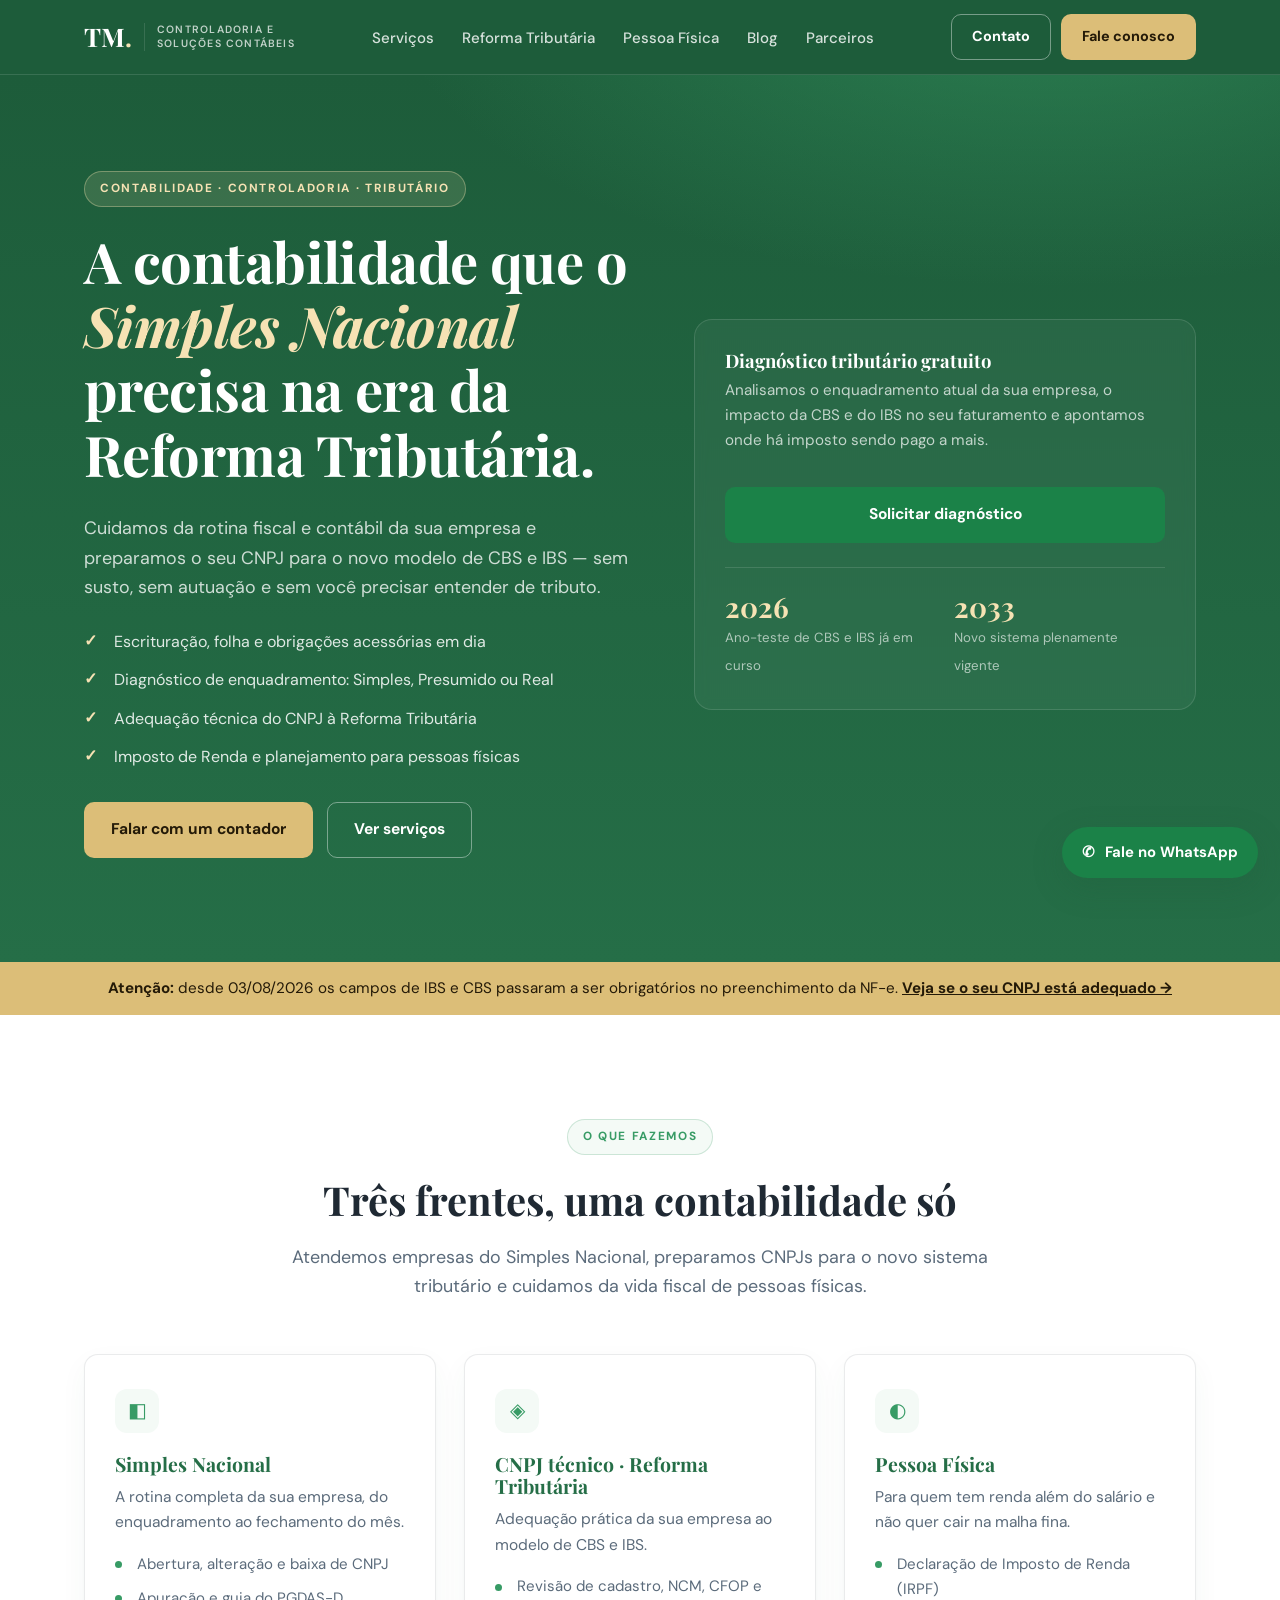
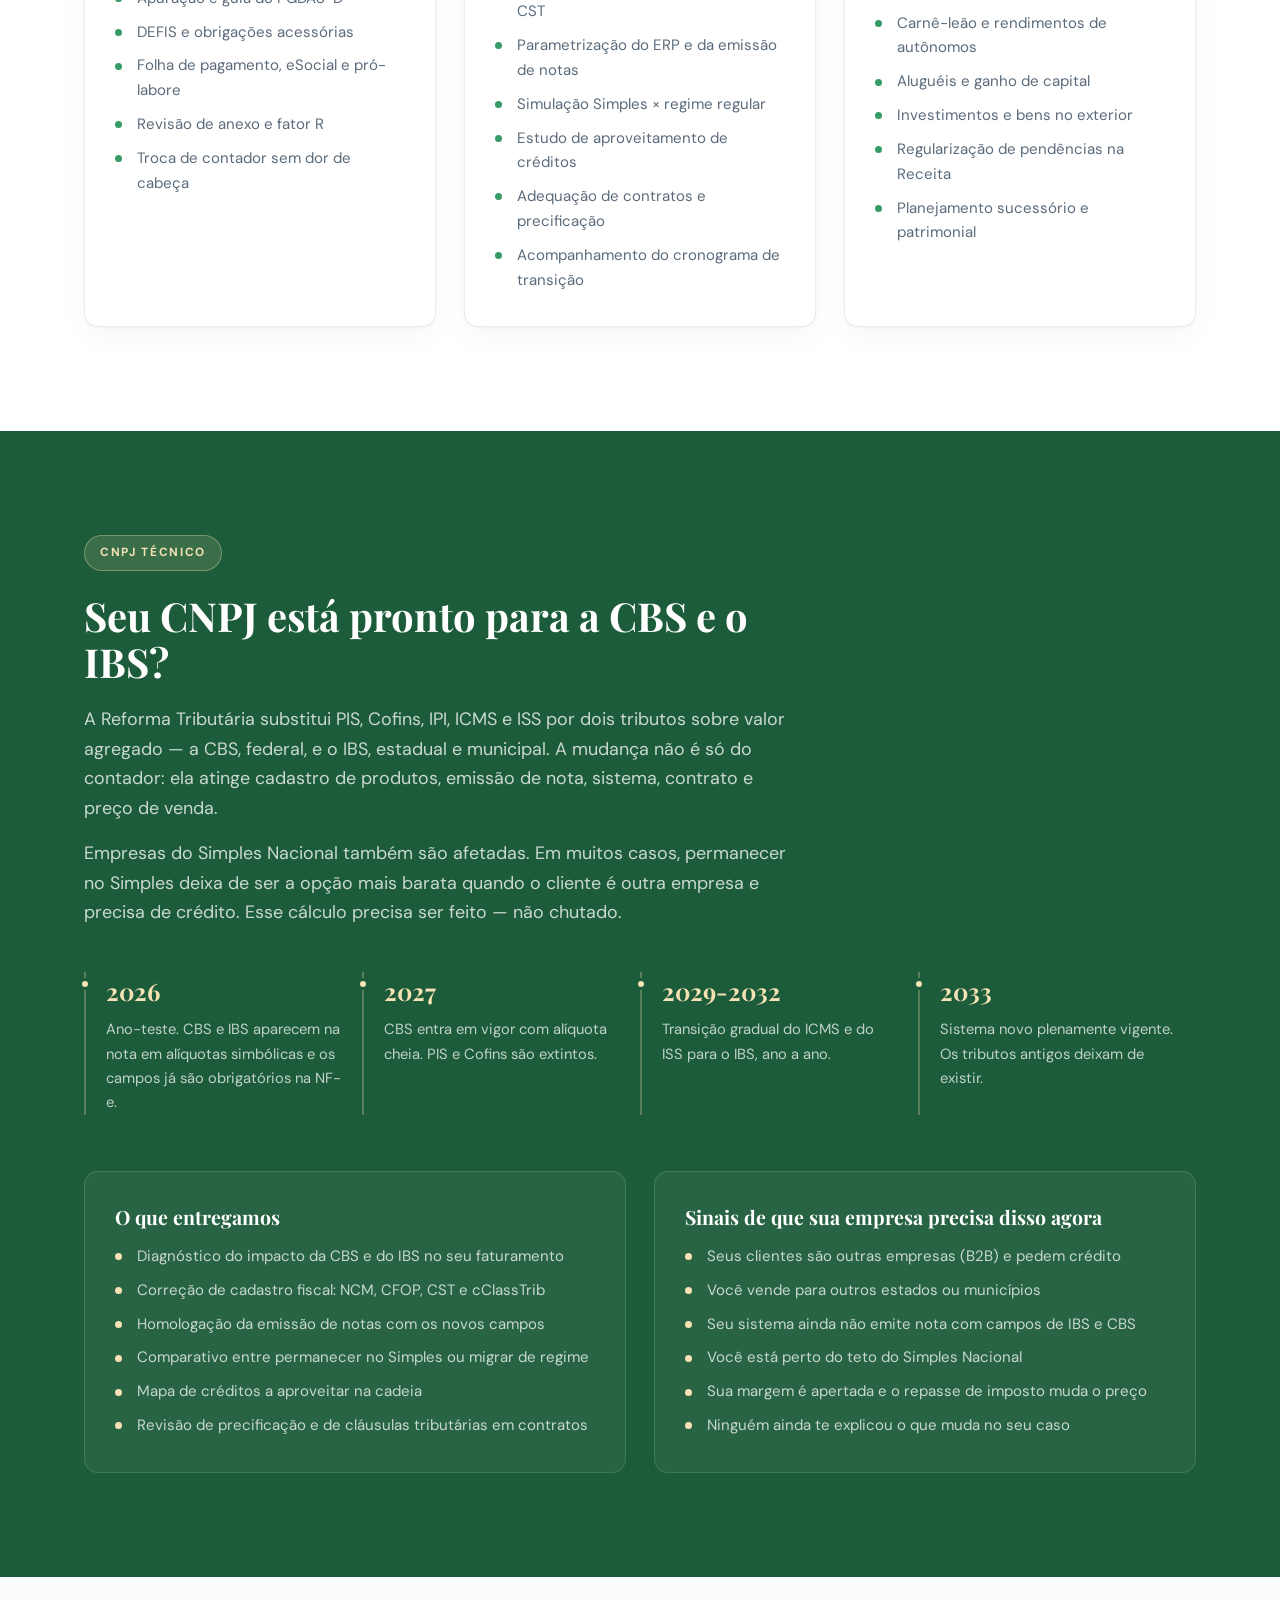
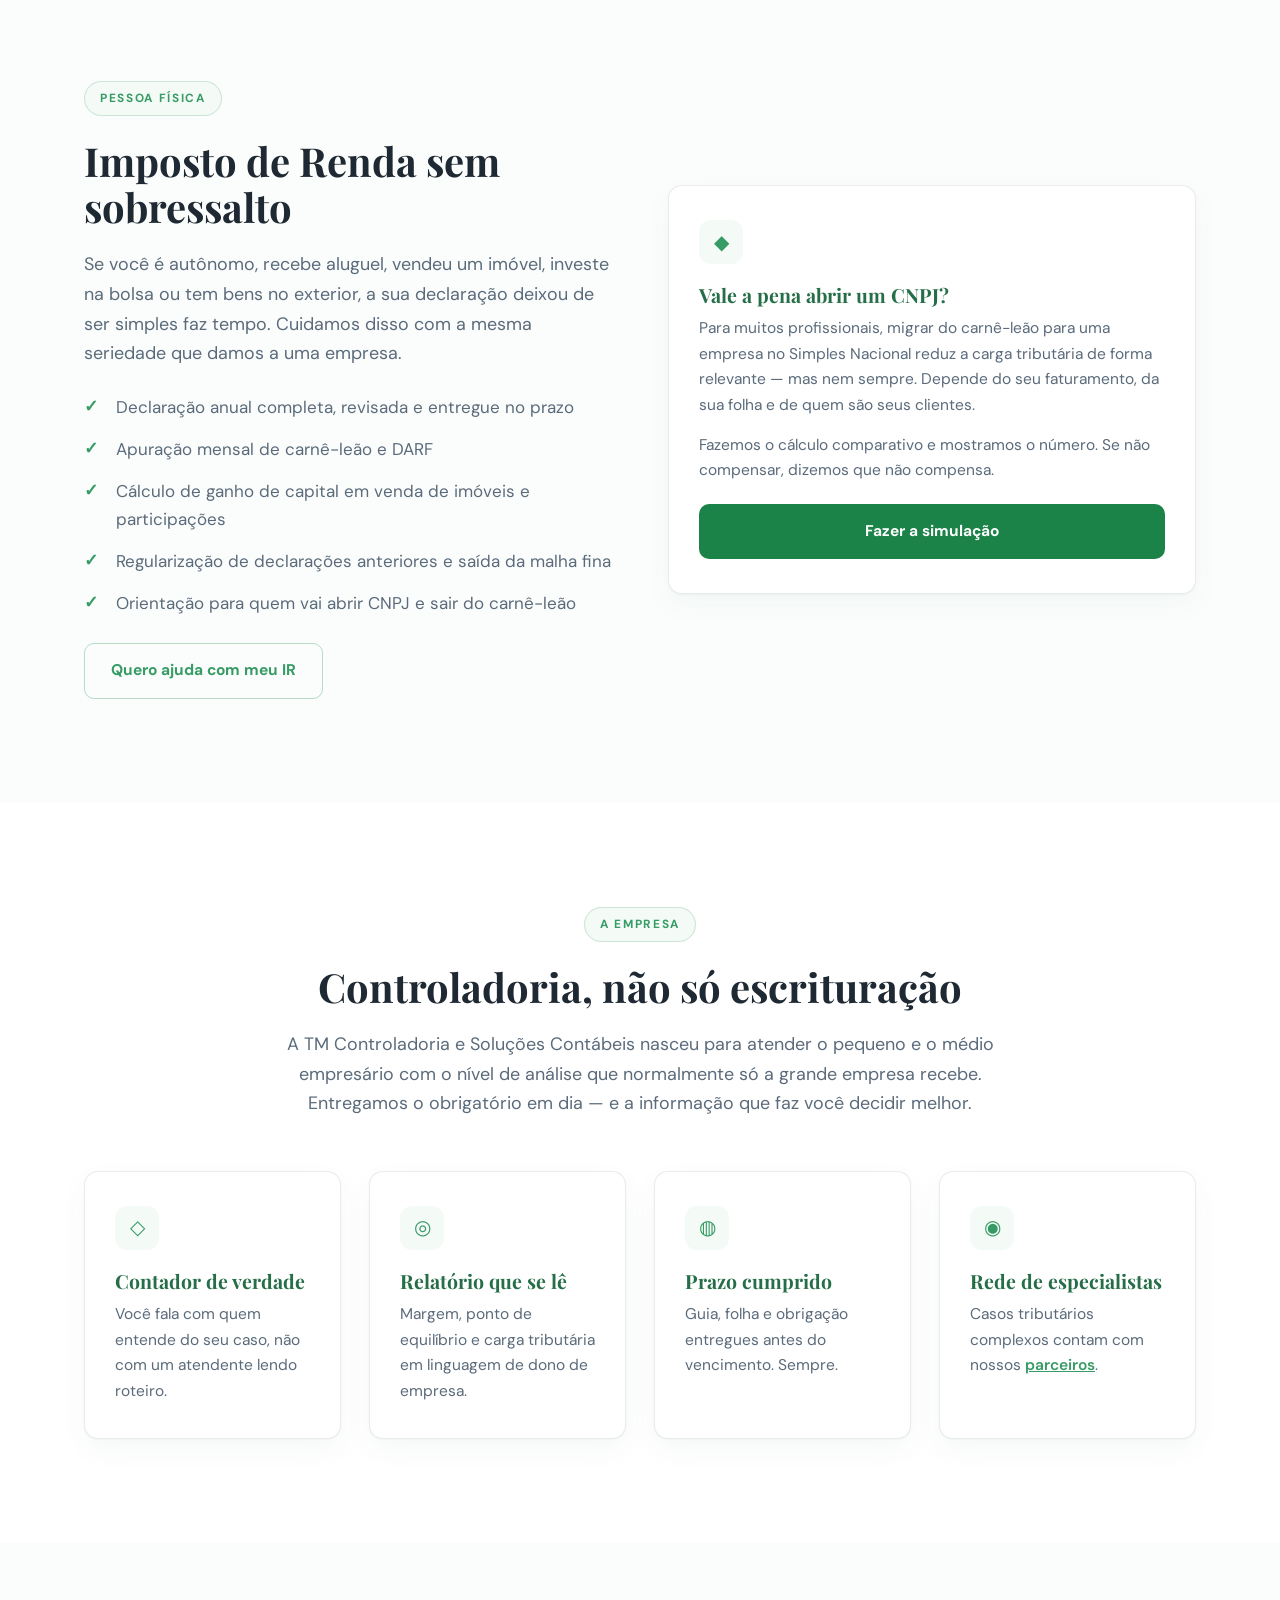
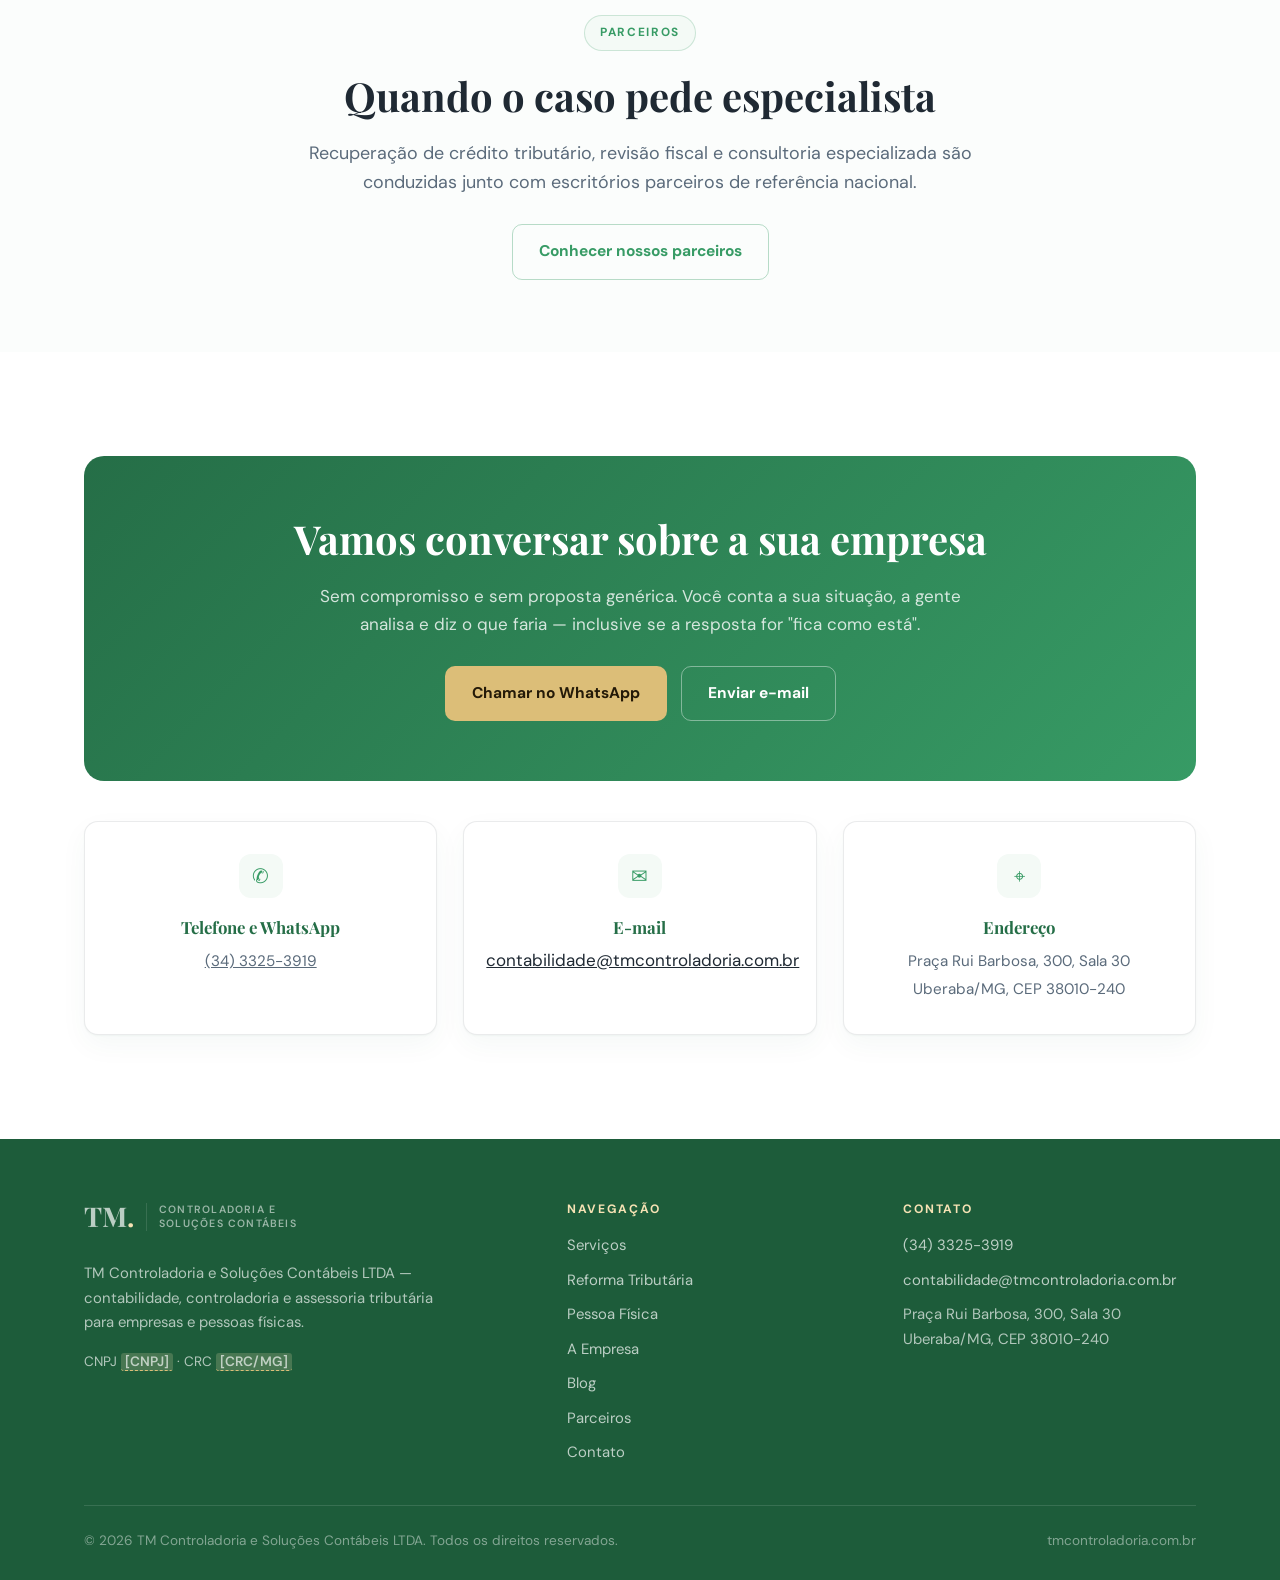
<file: index.html>
<!DOCTYPE html>
<html lang="pt-BR">
<head>
<meta charset="utf-8">
<meta name="viewport" content="width=device-width, initial-scale=1">
<title>Contabilidade em Uberaba-MG | TM Controladoria e Soluções Contábeis</title>
<meta name="description" content="Escritório de contabilidade em Uberaba-MG especializado em empresas do Simples Nacional, adequação à Reforma Tributária (CBS e IBS) e assessoria para pessoas físicas.">
<meta name="theme-color" content="#1D5C3A">
<link rel="canonical" href="https://tmcontroladoria.com.br/">

<meta property="og:type" content="website">
<meta property="og:title" content="TM Controladoria e Soluções Contábeis">
<meta property="og:description" content="Contabilidade para empresas do Simples Nacional, CNPJ técnico para a Reforma Tributária e assessoria a pessoas físicas.">
<meta property="og:url" content="https://tmcontroladoria.com.br/">
<meta property="og:locale" content="pt_BR">
<meta property="og:image" content="https://tmcontroladoria.com.br/assets/og-image.png">
<meta property="og:image:width" content="1200">
<meta property="og:image:height" content="630">
<meta property="og:image:alt" content="TM Controladoria e Soluções Contábeis">
<meta name="twitter:card" content="summary_large_image">
<link rel="icon" href="/favicon.ico" sizes="any">
<link rel="icon" type="image/png" href="/assets/icon-512.png">
<link rel="apple-touch-icon" href="/assets/apple-touch-icon.png">

<link rel="preconnect" href="https://fonts.googleapis.com">
<link rel="preconnect" href="https://fonts.gstatic.com" crossorigin>
<link href="https://fonts.googleapis.com/css2?family=DM+Sans:ital,opsz,wght@0,9..40,400;0,9..40,500;0,9..40,700;1,9..40,400&family=Playfair+Display:ital,wght@0,600;0,700;1,600&display=swap" rel="stylesheet">
<link rel="stylesheet" href="styles.css">
<link rel="stylesheet" href="blog.css">
<link rel="alternate" type="application/rss+xml" title="Blog TM Controladoria" href="feed.xml">
<script type="application/ld+json">
{
  "@context": "https://schema.org",
  "@type": "AccountingService",
  "name": "TM Controladoria e Soluções Contábeis LTDA",
  "url": "https://tmcontroladoria.com.br/",
  "image": "https://tmcontroladoria.com.br/assets/og-image.png",
  "logo": "https://tmcontroladoria.com.br/assets/icon-512.png",
  "telephone": "+553433253919",
  "email": "contabilidade@tmcontroladoria.com.br",
  "address": {
    "@type": "PostalAddress",
    "streetAddress": "Praça Rui Barbosa, 300, Sala 30",
    "addressLocality": "Uberaba",
    "addressRegion": "MG",
    "postalCode": "38010-240",
    "addressCountry": "BR"
  },
  "areaServed": "BR",
  "description": "Contabilidade para empresas do Simples Nacional, adequação de CNPJ à Reforma Tributária (CBS e IBS) e assessoria a pessoas físicas."
}
</script>

</head>
<body>

<header class="site-header">
  <div class="wrap nav">
    <a class="brand" href="index.html" aria-label="TM Controladoria e Soluções Contábeis"><span class="brand-mark">TM<span>.</span></span><span class="brand-name">Controladoria e<br>Soluções Contábeis</span></a>
    <button class="nav-toggle" id="navToggle" aria-label="Abrir menu" aria-expanded="false">☰</button>
    <ul class="nav-links" id="navLinks">
      <li><a href="#servicos">Serviços</a></li>
      <li><a href="#reforma">Reforma Tributária</a></li>
      <li><a href="#pessoa-fisica">Pessoa Física</a></li>
      <li><a href="blog/">Blog</a></li>
      <li><a href="parceiros.html">Parceiros</a></li>
      <li class="nav-only-mobile"><a href="#contato">Contato</a></li>
      <li class="nav-only-mobile nav-menu-cta"><a class="btn btn--gold" href="https://wa.me/553433253919" target="_blank" rel="noopener">Falar no WhatsApp</a></li>
    </ul>
    <div class="nav-cta">
      <a class="btn btn--ghost" href="#contato">Contato</a>
      <a class="btn btn--gold" href="https://wa.me/553433253919" target="_blank" rel="noopener">Fale conosco</a>
    </div>
  </div>
</header>

<!-- ================= HERO ================= -->
<section class="hero">
  <div class="wrap hero-grid">
    <div>
      <span class="eyebrow">Contabilidade · Controladoria · Tributário</span>
      <h1>A contabilidade que o <em>Simples Nacional</em> precisa na era da Reforma Tributária.</h1>
      <p class="lead lead--light">Cuidamos da rotina fiscal e contábil da sua empresa e preparamos o seu CNPJ para o novo modelo de CBS e IBS — sem susto, sem autuação e sem você precisar entender de tributo.</p>
      <ul>
        <li>Escrituração, folha e obrigações acessórias em dia</li>
        <li>Diagnóstico de enquadramento: Simples, Presumido ou Real</li>
        <li>Adequação técnica do CNPJ à Reforma Tributária</li>
        <li>Imposto de Renda e planejamento para pessoas físicas</li>
      </ul>
      <div class="hero-actions">
        <a class="btn btn--gold" href="#contato">Falar com um contador</a>
        <a class="btn btn--ghost" href="#servicos">Ver serviços</a>
      </div>
    </div>

    <aside class="hero-card">
      <h3>Diagnóstico tributário gratuito</h3>
      <p>Analisamos o enquadramento atual da sua empresa, o impacto da CBS e do IBS no seu faturamento e apontamos onde há imposto sendo pago a mais.</p>
      <a class="btn btn--green" href="#contato" style="width:100%;margin-top:18px">Solicitar diagnóstico</a>
      <div class="stat-row">
        <div class="stat"><b>2026</b><span>Ano-teste de CBS e IBS já em curso</span></div>
        <div class="stat"><b>2033</b><span>Novo sistema plenamente vigente</span></div>
      </div>
    </aside>
  </div>
</section>

<!-- ================= ALERTA ================= -->
<div class="alertbar">
  <div class="wrap">
    <p><strong>Atenção:</strong> desde 03/08/2026 os campos de IBS e CBS passaram a ser obrigatórios no preenchimento da NF-e. <a href="#reforma">Veja se o seu CNPJ está adequado →</a></p>
  </div>
</div>

<!-- ================= SERVIÇOS ================= -->
<section class="section" id="servicos">
  <div class="wrap">
    <div class="center">
      <span class="eyebrow eyebrow--dark">O que fazemos</span>
      <h2>Três frentes, uma contabilidade só</h2>
      <p class="lead">Atendemos empresas do Simples Nacional, preparamos CNPJs para o novo sistema tributário e cuidamos da vida fiscal de pessoas físicas.</p>
    </div>

    <div class="grid grid-3" style="margin-top:52px">
      <article class="card">
        <div class="card-icon">◧</div>
        <h3>Simples Nacional</h3>
        <p>A rotina completa da sua empresa, do enquadramento ao fechamento do mês.</p>
        <ul>
          <li>Abertura, alteração e baixa de CNPJ</li>
          <li>Apuração e guia do PGDAS-D</li>
          <li>DEFIS e obrigações acessórias</li>
          <li>Folha de pagamento, eSocial e pró-labore</li>
          <li>Revisão de anexo e fator R</li>
          <li>Troca de contador sem dor de cabeça</li>
        </ul>
      </article>

      <article class="card">
        <div class="card-icon">◈</div>
        <h3>CNPJ técnico · Reforma Tributária</h3>
        <p>Adequação prática da sua empresa ao modelo de CBS e IBS.</p>
        <ul>
          <li>Revisão de cadastro, NCM, CFOP e CST</li>
          <li>Parametrização do ERP e da emissão de notas</li>
          <li>Simulação Simples × regime regular</li>
          <li>Estudo de aproveitamento de créditos</li>
          <li>Adequação de contratos e precificação</li>
          <li>Acompanhamento do cronograma de transição</li>
        </ul>
      </article>

      <article class="card">
        <div class="card-icon">◐</div>
        <h3>Pessoa Física</h3>
        <p>Para quem tem renda além do salário e não quer cair na malha fina.</p>
        <ul>
          <li>Declaração de Imposto de Renda (IRPF)</li>
          <li>Carnê-leão e rendimentos de autônomos</li>
          <li>Aluguéis e ganho de capital</li>
          <li>Investimentos e bens no exterior</li>
          <li>Regularização de pendências na Receita</li>
          <li>Planejamento sucessório e patrimonial</li>
        </ul>
      </article>
    </div>
  </div>
</section>

<!-- ================= REFORMA TRIBUTÁRIA ================= -->
<section class="section dark" id="reforma">
  <div class="wrap">
    <div style="max-width:720px">
      <span class="eyebrow">CNPJ técnico</span>
      <h2>Seu CNPJ está pronto para a CBS e o IBS?</h2>
      <p class="lead lead--light">A Reforma Tributária substitui PIS, Cofins, IPI, ICMS e ISS por dois tributos sobre valor agregado — a CBS, federal, e o IBS, estadual e municipal. A mudança não é só do contador: ela atinge cadastro de produtos, emissão de nota, sistema, contrato e preço de venda.</p>
      <p class="lead lead--light">Empresas do Simples Nacional também são afetadas. Em muitos casos, permanecer no Simples deixa de ser a opção mais barata quando o cliente é outra empresa e precisa de crédito. Esse cálculo precisa ser feito — não chutado.</p>
    </div>

    <div class="timeline">
      <div class="tl-item">
        <b>2026</b>
        <p>Ano-teste. CBS e IBS aparecem na nota em alíquotas simbólicas e os campos já são obrigatórios na NF-e.</p>
      </div>
      <div class="tl-item">
        <b>2027</b>
        <p>CBS entra em vigor com alíquota cheia. PIS e Cofins são extintos.</p>
      </div>
      <div class="tl-item">
        <b>2029-2032</b>
        <p>Transição gradual do ICMS e do ISS para o IBS, ano a ano.</p>
      </div>
      <div class="tl-item">
        <b>2033</b>
        <p>Sistema novo plenamente vigente. Os tributos antigos deixam de existir.</p>
      </div>
    </div>

    <div class="grid grid-2" style="margin-top:56px">
      <div class="card">
        <h3>O que entregamos</h3>
        <ul>
          <li>Diagnóstico do impacto da CBS e do IBS no seu faturamento</li>
          <li>Correção de cadastro fiscal: NCM, CFOP, CST e cClassTrib</li>
          <li>Homologação da emissão de notas com os novos campos</li>
          <li>Comparativo entre permanecer no Simples ou migrar de regime</li>
          <li>Mapa de créditos a aproveitar na cadeia</li>
          <li>Revisão de precificação e de cláusulas tributárias em contratos</li>
        </ul>
      </div>
      <div class="card">
        <h3>Sinais de que sua empresa precisa disso agora</h3>
        <ul>
          <li>Seus clientes são outras empresas (B2B) e pedem crédito</li>
          <li>Você vende para outros estados ou municípios</li>
          <li>Seu sistema ainda não emite nota com campos de IBS e CBS</li>
          <li>Você está perto do teto do Simples Nacional</li>
          <li>Sua margem é apertada e o repasse de imposto muda o preço</li>
          <li>Ninguém ainda te explicou o que muda no seu caso</li>
        </ul>
      </div>
    </div>
  </div>
</section>

<!-- ================= PESSOA FÍSICA ================= -->
<section class="section soft" id="pessoa-fisica">
  <div class="wrap grid grid-2" style="align-items:center;gap:56px">
    <div>
      <span class="eyebrow eyebrow--dark">Pessoa Física</span>
      <h2>Imposto de Renda sem sobressalto</h2>
      <p class="lead">Se você é autônomo, recebe aluguel, vendeu um imóvel, investe na bolsa ou tem bens no exterior, a sua declaração deixou de ser simples faz tempo. Cuidamos disso com a mesma seriedade que damos a uma empresa.</p>
      <ul class="checks">
        <li>Declaração anual completa, revisada e entregue no prazo</li>
        <li>Apuração mensal de carnê-leão e DARF</li>
        <li>Cálculo de ganho de capital em venda de imóveis e participações</li>
        <li>Regularização de declarações anteriores e saída da malha fina</li>
        <li>Orientação para quem vai abrir CNPJ e sair do carnê-leão</li>
      </ul>
      <a class="btn btn--outline" href="#contato" style="margin-top:26px">Quero ajuda com meu IR</a>
    </div>
    <div class="card">
      <div class="card-icon">◆</div>
      <h3>Vale a pena abrir um CNPJ?</h3>
      <p>Para muitos profissionais, migrar do carnê-leão para uma empresa no Simples Nacional reduz a carga tributária de forma relevante — mas nem sempre. Depende do seu faturamento, da sua folha e de quem são seus clientes.</p>
      <p style="margin-top:14px">Fazemos o cálculo comparativo e mostramos o número. Se não compensar, dizemos que não compensa.</p>
      <a class="btn btn--green" href="#contato" style="width:100%;margin-top:20px">Fazer a simulação</a>
    </div>
  </div>
</section>

<!-- ================= DIFERENCIAIS ================= -->
<section class="section" id="sobre">
  <div class="wrap">
    <div class="center">
      <span class="eyebrow eyebrow--dark">A Empresa</span>
      <h2>Controladoria, não só escrituração</h2>
      <p class="lead">A TM Controladoria e Soluções Contábeis nasceu para atender o pequeno e o médio empresário com o nível de análise que normalmente só a grande empresa recebe. Entregamos o obrigatório em dia — e a informação que faz você decidir melhor.</p>
    </div>

    <div class="grid grid-4" style="margin-top:52px">
      <article class="card">
        <div class="card-icon">◇</div>
        <h3>Contador de verdade</h3>
        <p>Você fala com quem entende do seu caso, não com um atendente lendo roteiro.</p>
      </article>
      <article class="card">
        <div class="card-icon">◎</div>
        <h3>Relatório que se lê</h3>
        <p>Margem, ponto de equilíbrio e carga tributária em linguagem de dono de empresa.</p>
      </article>
      <article class="card">
        <div class="card-icon">◍</div>
        <h3>Prazo cumprido</h3>
        <p>Guia, folha e obrigação entregues antes do vencimento. Sempre.</p>
      </article>
      <article class="card">
        <div class="card-icon">◉</div>
        <h3>Rede de especialistas</h3>
        <p>Casos tributários complexos contam com nossos <a href="parceiros.html" style="color:var(--green-700);font-weight:600">parceiros</a>.</p>
      </article>
    </div>
  </div>
</section>

<!-- ================= BLOG (gerado pelo build.py) ================= -->
<!-- BLOG:ULTIMOS -->

<!-- ================= PARCEIROS (teaser) ================= -->
<section class="section--tight section soft">
  <div class="wrap center">
    <span class="eyebrow eyebrow--dark">Parceiros</span>
    <h2>Quando o caso pede especialista</h2>
    <p class="lead">Recuperação de crédito tributário, revisão fiscal e consultoria especializada são conduzidas junto com escritórios parceiros de referência nacional.</p>
    <div class="cta-actions" style="margin-top:26px">
      <a class="btn btn--outline" href="parceiros.html">Conhecer nossos parceiros</a>
    </div>
  </div>
</section>

<!-- ================= CONTATO ================= -->
<section class="section" id="contato">
  <div class="wrap">
    <div class="cta">
      <h2>Vamos conversar sobre a sua empresa</h2>
      <p>Sem compromisso e sem proposta genérica. Você conta a sua situação, a gente analisa e diz o que faria — inclusive se a resposta for "fica como está".</p>
      <div class="cta-actions">
        <a class="btn btn--gold" href="https://wa.me/553433253919" target="_blank" rel="noopener">Chamar no WhatsApp</a>
        <a class="btn btn--ghost" href="mailto:contabilidade@tmcontroladoria.com.br">Enviar e-mail</a>
      </div>
    </div>

    <div class="contact-grid">
      <div class="contact-item">
        <div class="card-icon">✆</div>
        <b>Telefone e WhatsApp</b>
        <span><a href="https://wa.me/553433253919" target="_blank" rel="noopener">(34) 3325-3919</a></span>
      </div>
      <div class="contact-item">
        <div class="card-icon">✉</div>
        <b>E-mail</b>
        <a href="mailto:contabilidade@tmcontroladoria.com.br">contabilidade@tmcontroladoria.com.br</a>
      </div>
      <div class="contact-item">
        <div class="card-icon">⌖</div>
        <b>Endereço</b>
        <span>Praça Rui Barbosa, 300, Sala 30<br>Uberaba/MG, CEP 38010-240</span>
      </div>
    </div>
  </div>
</section>

<!-- ================= RODAPÉ ================= -->
<footer class="site-footer">
  <div class="wrap">
    <div class="footer-grid">
      <div>
        <a class="brand brand--footer" href="index.html" aria-label="TM Controladoria e Soluções Contábeis"><span class="brand-mark">TM<span>.</span></span><span class="brand-name">Controladoria e<br>Soluções Contábeis</span></a>
        <p style="margin-top:14px;max-width:38ch">TM Controladoria e Soluções Contábeis LTDA — contabilidade, controladoria e assessoria tributária para empresas e pessoas físicas.</p>
        <p style="font-size:.85rem">CNPJ <span class="ph">[CNPJ]</span> · CRC <span class="ph">[CRC/MG]</span></p>
      </div>
      <div>
        <h4>Navegação</h4>
        <ul>
          <li><a href="#servicos">Serviços</a></li>
          <li><a href="#reforma">Reforma Tributária</a></li>
          <li><a href="#pessoa-fisica">Pessoa Física</a></li>
          <li><a href="#sobre">A Empresa</a></li>
          <li><a href="blog/">Blog</a></li>
          <li><a href="parceiros.html">Parceiros</a></li>
          <li><a href="#contato">Contato</a></li>
        </ul>
      </div>
      <div>
        <h4>Contato</h4>
        <ul>
          <li><a href="https://wa.me/553433253919" target="_blank" rel="noopener">(34) 3325-3919</a></li>
          <li><a href="mailto:contabilidade@tmcontroladoria.com.br">contabilidade@tmcontroladoria.com.br</a></li>
          <li>Praça Rui Barbosa, 300, Sala 30<br>Uberaba/MG, CEP 38010-240</li>
        </ul>
      </div>
    </div>
    <div class="footer-bottom">
      <span>© <span id="ano">2026</span> TM Controladoria e Soluções Contábeis LTDA. Todos os direitos reservados.</span>
      <span>tmcontroladoria.com.br</span>
    </div>
  </div>
</footer>

<a class="wa" href="https://wa.me/553433253919" target="_blank" rel="noopener" aria-label="Fale no WhatsApp">✆ <span>Fale no WhatsApp</span></a>

<script>
  document.getElementById('ano').textContent = new Date().getFullYear();
  var t = document.getElementById('navToggle'), n = document.getElementById('navLinks');
  t.addEventListener('click', function () {
    var open = n.classList.toggle('is-open');
    t.setAttribute('aria-expanded', open);
  });
  n.addEventListener('click', function (e) {
    if (e.target.tagName === 'A') n.classList.remove('is-open');
  });
</script>
</body>
</html>
</file>
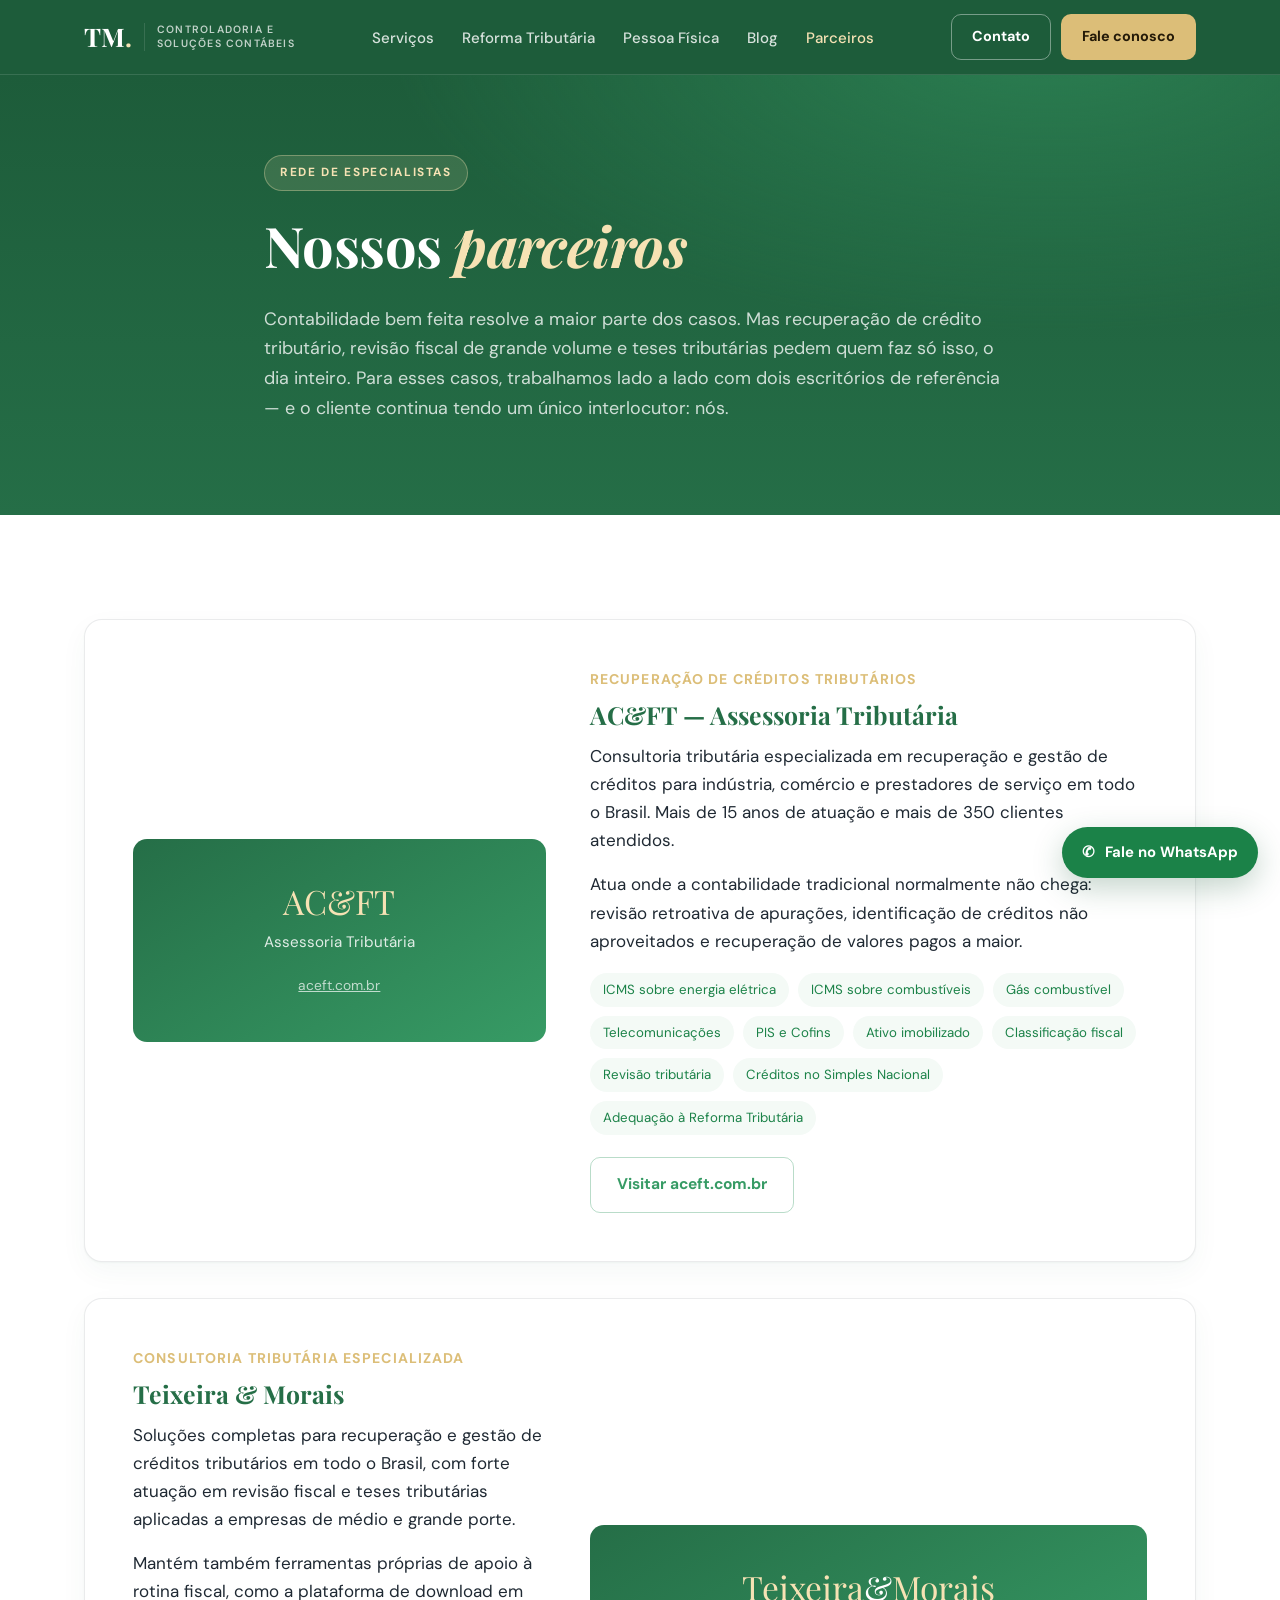
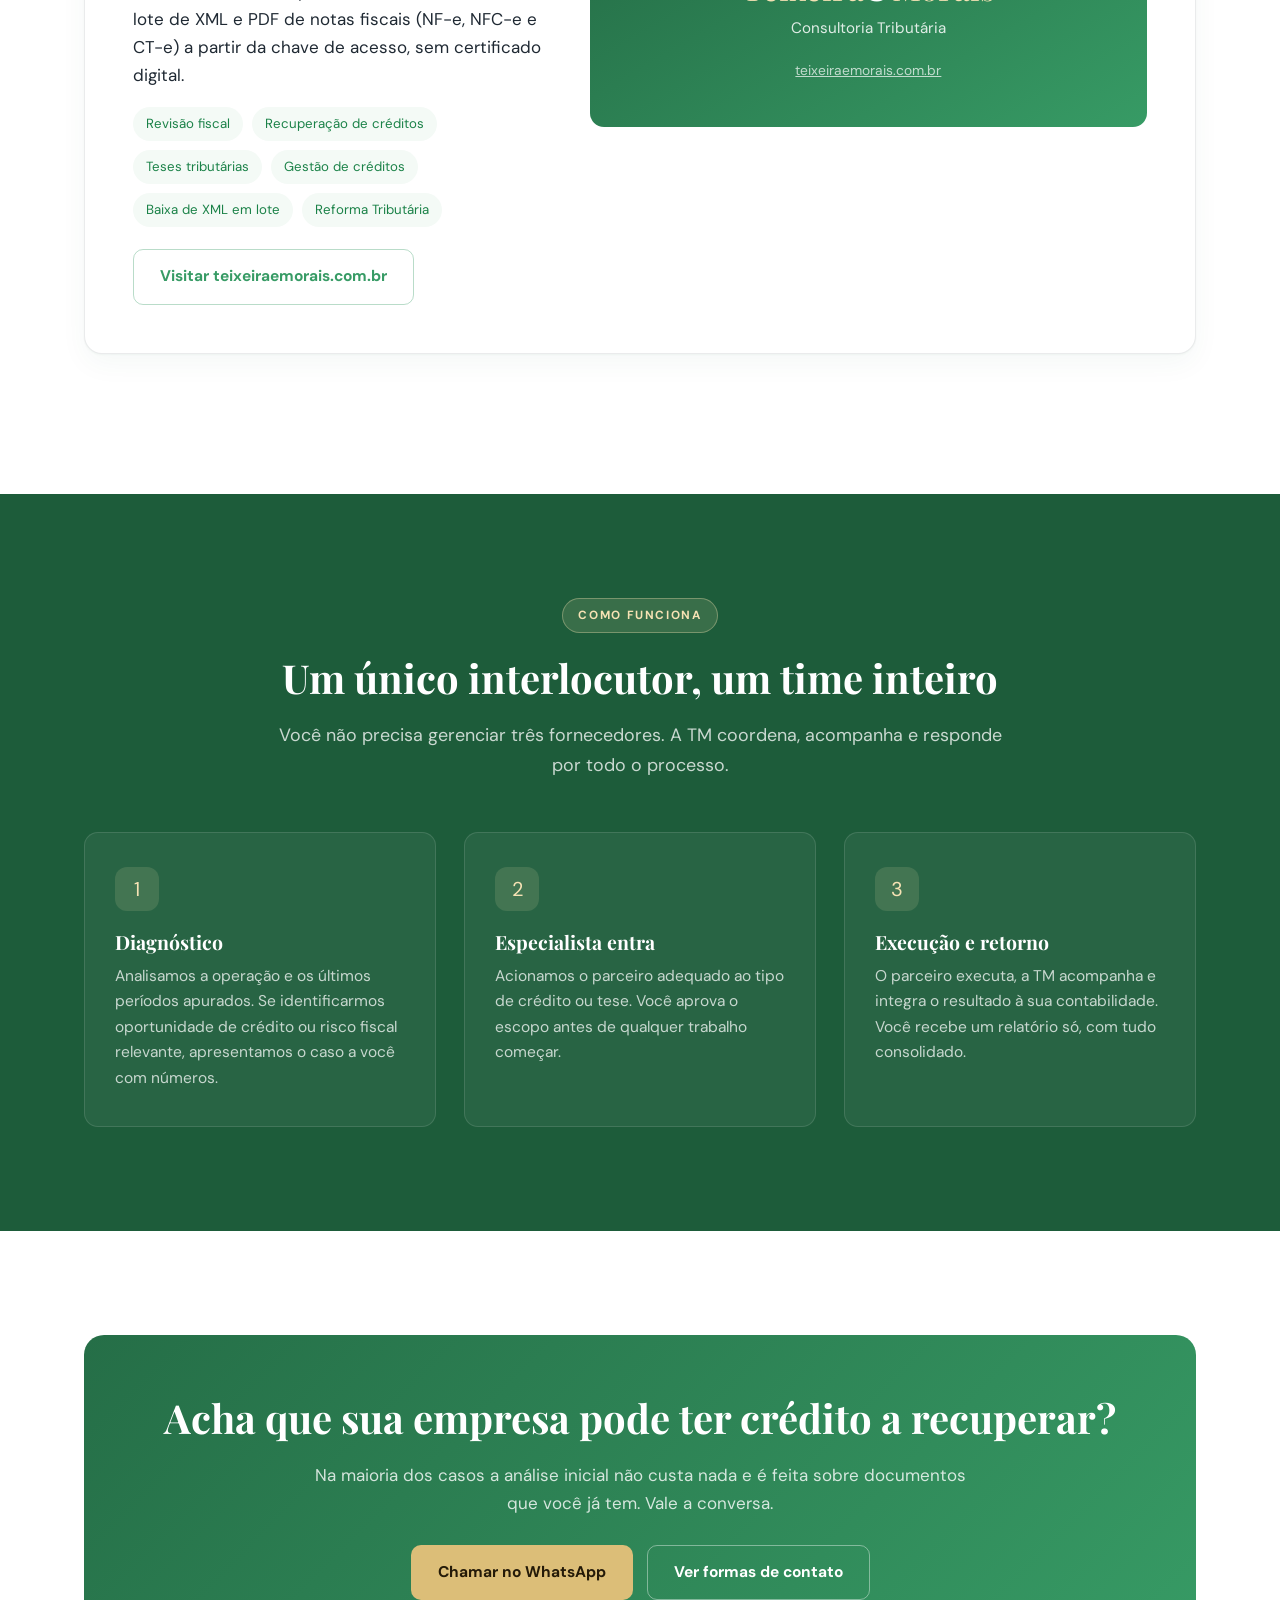
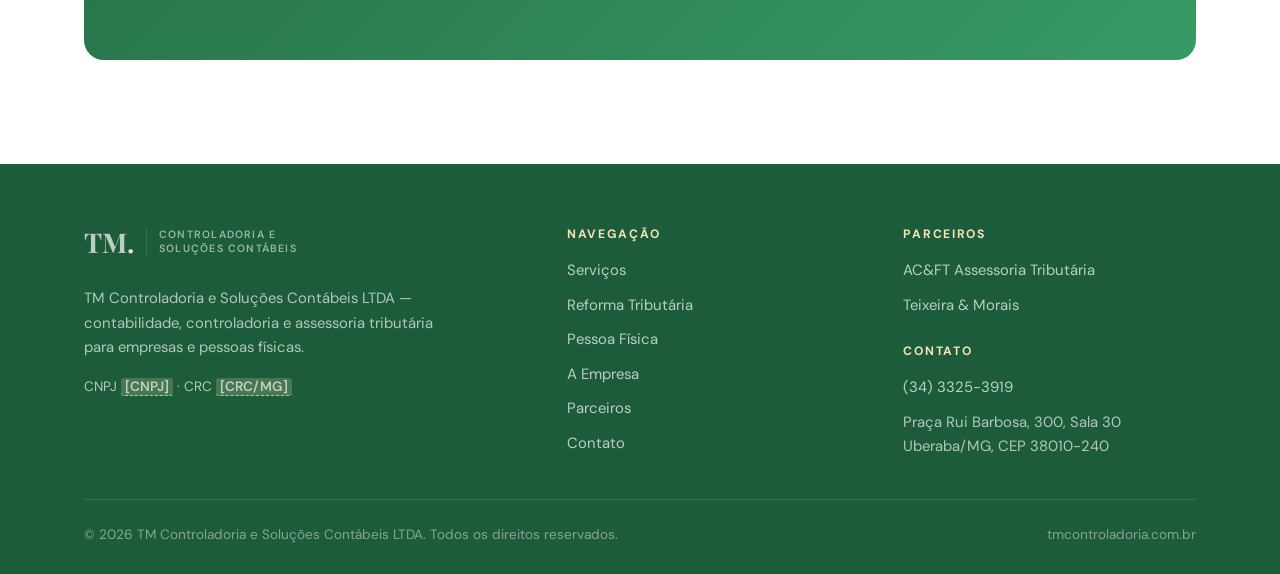
<file: parceiros.html>
<!DOCTYPE html>
<html lang="pt-BR">
<head>
<meta charset="utf-8">
<meta name="viewport" content="width=device-width, initial-scale=1">
<title>Parceiros | TM Controladoria e Soluções Contábeis</title>
<meta name="description" content="Parceiros da TM Controladoria e Soluções Contábeis, de Uberaba-MG: AC&FT Assessoria Tributária e Teixeira & Morais — especialistas em recuperação e gestão de créditos tributários.">
<meta name="theme-color" content="#1D5C3A">
<link rel="canonical" href="https://tmcontroladoria.com.br/parceiros.html">

<meta property="og:type" content="website">
<meta property="og:title" content="Parceiros | TM Controladoria e Soluções Contábeis">
<meta property="og:description" content="Rede de especialistas em recuperação de crédito tributário e consultoria fiscal.">
<meta property="og:locale" content="pt_BR">
<meta property="og:image" content="https://tmcontroladoria.com.br/assets/og-image.png">
<meta property="og:image:width" content="1200">
<meta property="og:image:height" content="630">
<meta property="og:image:alt" content="TM Controladoria e Soluções Contábeis">
<meta name="twitter:card" content="summary_large_image">
<link rel="icon" href="/favicon.ico" sizes="any">
<link rel="icon" type="image/png" href="/assets/icon-512.png">
<link rel="apple-touch-icon" href="/assets/apple-touch-icon.png">

<link rel="preconnect" href="https://fonts.googleapis.com">
<link rel="preconnect" href="https://fonts.gstatic.com" crossorigin>
<link href="https://fonts.googleapis.com/css2?family=DM+Sans:ital,opsz,wght@0,9..40,400;0,9..40,500;0,9..40,700;1,9..40,400&family=Playfair+Display:ital,wght@0,600;0,700;1,600&display=swap" rel="stylesheet">
<link rel="stylesheet" href="styles.css">
<link rel="stylesheet" href="blog.css">
<link rel="alternate" type="application/rss+xml" title="Blog TM Controladoria" href="feed.xml">
</head>
<body>

<header class="site-header">
  <div class="wrap nav">
    <a class="brand" href="index.html" aria-label="TM Controladoria e Soluções Contábeis"><span class="brand-mark">TM<span>.</span></span><span class="brand-name">Controladoria e<br>Soluções Contábeis</span></a>
    <button class="nav-toggle" id="navToggle" aria-label="Abrir menu" aria-expanded="false">☰</button>
    <ul class="nav-links" id="navLinks">
      <li><a href="index.html#servicos">Serviços</a></li>
      <li><a href="index.html#reforma">Reforma Tributária</a></li>
      <li><a href="index.html#pessoa-fisica">Pessoa Física</a></li>
      <li><a href="blog/">Blog</a></li>
      <li><a href="parceiros.html" class="is-active">Parceiros</a></li>
      <li class="nav-only-mobile"><a href="index.html#contato">Contato</a></li>
      <li class="nav-only-mobile nav-menu-cta"><a class="btn btn--gold" href="https://wa.me/553433253919" target="_blank" rel="noopener">Falar no WhatsApp</a></li>
    </ul>
    <div class="nav-cta">
      <a class="btn btn--ghost" href="index.html#contato">Contato</a>
      <a class="btn btn--gold" href="https://wa.me/553433253919" target="_blank" rel="noopener">Fale conosco</a>
    </div>
  </div>
</header>

<!-- ================= HERO ================= -->
<section class="hero" style="padding:80px 0 76px">
  <div class="wrap" style="max-width:800px">
    <span class="eyebrow">Rede de especialistas</span>
    <h1>Nossos <em>parceiros</em></h1>
    <p class="lead lead--light">Contabilidade bem feita resolve a maior parte dos casos. Mas recuperação de crédito tributário, revisão fiscal de grande volume e teses tributárias pedem quem faz só isso, o dia inteiro. Para esses casos, trabalhamos lado a lado com dois escritórios de referência — e o cliente continua tendo um único interlocutor: nós.</p>
  </div>
</section>

<!-- ================= PARCEIROS ================= -->
<section class="section">
  <div class="wrap">

    <!-- AC&FT -->
    <article class="partner">
      <div class="partner-media">
        <div class="mark">AC&amp;FT</div>
        <p style="color:rgba(255,255,255,.85);font-size:.95rem;margin-bottom:14px">Assessoria Tributária</p>
        <a class="url" href="https://aceft.com.br" target="_blank" rel="noopener">aceft.com.br</a>
      </div>
      <div>
        <p class="tagline">Recuperação de créditos tributários</p>
        <h3>AC&amp;FT — Assessoria Tributária</h3>
        <p>Consultoria tributária especializada em recuperação e gestão de créditos para indústria, comércio e prestadores de serviço em todo o Brasil. Mais de 15 anos de atuação e mais de 350 clientes atendidos.</p>
        <p>Atua onde a contabilidade tradicional normalmente não chega: revisão retroativa de apurações, identificação de créditos não aproveitados e recuperação de valores pagos a maior.</p>
        <ul class="tags">
          <li>ICMS sobre energia elétrica</li>
          <li>ICMS sobre combustíveis</li>
          <li>Gás combustível</li>
          <li>Telecomunicações</li>
          <li>PIS e Cofins</li>
          <li>Ativo imobilizado</li>
          <li>Classificação fiscal</li>
          <li>Revisão tributária</li>
          <li>Créditos no Simples Nacional</li>
          <li>Adequação à Reforma Tributária</li>
        </ul>
        <a class="btn btn--outline" href="https://aceft.com.br" target="_blank" rel="noopener">Visitar aceft.com.br</a>
      </div>
    </article>

    <!-- Teixeira & Morais -->
    <article class="partner">
      <div class="partner-media">
        <div class="mark">Teixeira<span style="color:#fff">&amp;</span>Morais</div>
        <p style="color:rgba(255,255,255,.85);font-size:.95rem;margin-bottom:14px">Consultoria Tributária</p>
        <a class="url" href="https://teixeiraemorais.com.br" target="_blank" rel="noopener">teixeiraemorais.com.br</a>
      </div>
      <div>
        <p class="tagline">Consultoria tributária especializada</p>
        <h3>Teixeira &amp; Morais</h3>
        <p>Soluções completas para recuperação e gestão de créditos tributários em todo o Brasil, com forte atuação em revisão fiscal e teses tributárias aplicadas a empresas de médio e grande porte.</p>
        <p>Mantém também ferramentas próprias de apoio à rotina fiscal, como a plataforma de download em lote de XML e PDF de notas fiscais (NF-e, NFC-e e CT-e) a partir da chave de acesso, sem certificado digital.</p>
        <ul class="tags">
          <li>Revisão fiscal</li>
          <li>Recuperação de créditos</li>
          <li>Teses tributárias</li>
          <li>Gestão de créditos</li>
          <li>Baixa de XML em lote</li>
          <li>Reforma Tributária</li>
        </ul>
        <a class="btn btn--outline" href="https://teixeiraemorais.com.br" target="_blank" rel="noopener">Visitar teixeiraemorais.com.br</a>
      </div>
    </article>

  </div>
</section>

<!-- ================= COMO FUNCIONA ================= -->
<section class="section dark">
  <div class="wrap">
    <div class="center">
      <span class="eyebrow">Como funciona</span>
      <h2>Um único interlocutor, um time inteiro</h2>
      <p class="lead lead--light">Você não precisa gerenciar três fornecedores. A TM coordena, acompanha e responde por todo o processo.</p>
    </div>

    <div class="grid grid-3" style="margin-top:52px">
      <article class="card">
        <div class="card-icon">1</div>
        <h3>Diagnóstico</h3>
        <p>Analisamos a operação e os últimos períodos apurados. Se identificarmos oportunidade de crédito ou risco fiscal relevante, apresentamos o caso a você com números.</p>
      </article>
      <article class="card">
        <div class="card-icon">2</div>
        <h3>Especialista entra</h3>
        <p>Acionamos o parceiro adequado ao tipo de crédito ou tese. Você aprova o escopo antes de qualquer trabalho começar.</p>
      </article>
      <article class="card">
        <div class="card-icon">3</div>
        <h3>Execução e retorno</h3>
        <p>O parceiro executa, a TM acompanha e integra o resultado à sua contabilidade. Você recebe um relatório só, com tudo consolidado.</p>
      </article>
    </div>
  </div>
</section>

<!-- ================= CTA ================= -->
<section class="section">
  <div class="wrap">
    <div class="cta">
      <h2>Acha que sua empresa pode ter crédito a recuperar?</h2>
      <p>Na maioria dos casos a análise inicial não custa nada e é feita sobre documentos que você já tem. Vale a conversa.</p>
      <div class="cta-actions">
        <a class="btn btn--gold" href="https://wa.me/553433253919" target="_blank" rel="noopener">Chamar no WhatsApp</a>
        <a class="btn btn--ghost" href="index.html#contato">Ver formas de contato</a>
      </div>
    </div>
  </div>
</section>

<!-- ================= RODAPÉ ================= -->
<footer class="site-footer">
  <div class="wrap">
    <div class="footer-grid">
      <div>
        <a class="brand brand--footer" href="index.html" aria-label="TM Controladoria e Soluções Contábeis"><span class="brand-mark">TM<span>.</span></span><span class="brand-name">Controladoria e<br>Soluções Contábeis</span></a>
        <p style="margin-top:14px;max-width:38ch">TM Controladoria e Soluções Contábeis LTDA — contabilidade, controladoria e assessoria tributária para empresas e pessoas físicas.</p>
        <p style="font-size:.85rem">CNPJ <span class="ph">[CNPJ]</span> · CRC <span class="ph">[CRC/MG]</span></p>
      </div>
      <div>
        <h4>Navegação</h4>
        <ul>
          <li><a href="index.html#servicos">Serviços</a></li>
          <li><a href="index.html#reforma">Reforma Tributária</a></li>
          <li><a href="index.html#pessoa-fisica">Pessoa Física</a></li>
          <li><a href="index.html#sobre">A Empresa</a></li>
          <li><a href="parceiros.html">Parceiros</a></li>
          <li><a href="index.html#contato">Contato</a></li>
        </ul>
      </div>
      <div>
        <h4>Parceiros</h4>
        <ul>
          <li><a href="https://aceft.com.br" target="_blank" rel="noopener">AC&amp;FT Assessoria Tributária</a></li>
          <li><a href="https://teixeiraemorais.com.br" target="_blank" rel="noopener">Teixeira &amp; Morais</a></li>
        </ul>
        <h4 style="margin-top:28px">Contato</h4>
        <ul>
          <li><a href="https://wa.me/553433253919" target="_blank" rel="noopener">(34) 3325-3919</a></li>
          <li>Praça Rui Barbosa, 300, Sala 30<br>Uberaba/MG, CEP 38010-240</li>
        </ul>
      </div>
    </div>
    <div class="footer-bottom">
      <span>© <span id="ano">2026</span> TM Controladoria e Soluções Contábeis LTDA. Todos os direitos reservados.</span>
      <span>tmcontroladoria.com.br</span>
    </div>
  </div>
</footer>

<a class="wa" href="https://wa.me/553433253919" target="_blank" rel="noopener" aria-label="Fale no WhatsApp">✆ <span>Fale no WhatsApp</span></a>

<script>
  document.getElementById('ano').textContent = new Date().getFullYear();
  var t = document.getElementById('navToggle'), n = document.getElementById('navLinks');
  t.addEventListener('click', function () {
    var open = n.classList.toggle('is-open');
    t.setAttribute('aria-expanded', open);
  });
  n.addEventListener('click', function (e) {
    if (e.target.tagName === 'A') n.classList.remove('is-open');
  });
</script>
</body>
</html>
</file>
<file: styles.css>
/* ==========================================================================
   TM Controladoria e Soluções Contábeis — folha de estilos
   Paleta e tipografia alinhadas ao padrão Teixeira & Morais
   ========================================================================== */

:root{
  /* Verdes */
  --green-950:#1D5C3A;
  --green-900:#256E47;
  --green-800:#2C8153;
  --green-700:#379B65;
  --green-500:#4CC781;
  --green-cta:#1B8248;
  --mint-200:#C6F2D5;
  --mint-50:#F4FAF6;
  --mint-25:#FBFDFC;

  /* Dourados */
  --gold-400:#F6E2B4;
  --gold-600:#DCBE78;

  /* Neutros */
  --ink:#1F2933;
  --slate:#5B6B7B;
  --line:rgba(255,255,255,.12);
  --line-dark:rgba(31,41,51,.09);
  --white:#ffffff;

  --serif:"Playfair Display",Georgia,"Times New Roman",serif;
  --sans:"DM Sans",-apple-system,BlinkMacSystemFont,"Segoe UI",Roboto,Helvetica,Arial,sans-serif;

  --wrap:1160px;
  --radius:14px;
  --shadow:0 1px 2px rgba(29,92,58,.04), 0 10px 28px rgba(29,92,58,.045);
}

*,*::before,*::after{box-sizing:border-box}
html{scroll-behavior:smooth;scroll-padding-top:84px;-webkit-text-size-adjust:100%}
body{
  margin:0;
  font-family:var(--sans);
  font-size:17px;
  line-height:1.65;
  color:var(--ink);
  background:var(--white);
  overflow-x:hidden;
}
img{max-width:100%;height:auto;display:block}
a{color:inherit}

h1,h2,h3,h4{font-family:var(--serif);font-weight:700;line-height:1.15;margin:0 0 .5em}
h1{font-size:clamp(2.1rem,5vw,3.5rem);letter-spacing:-.01em}
h2{font-size:clamp(1.7rem,3.4vw,2.5rem)}
h3{font-size:1.22rem}
p{margin:0 0 1rem}

.wrap{width:100%;max-width:var(--wrap);margin:0 auto;padding:0 24px}
.section{padding:104px 0}
.section--tight{padding:72px 0}
.center{text-align:center}
.lead{font-size:1.12rem;color:var(--slate);max-width:62ch}
.lead--light{color:rgba(255,255,255,.78)}
.center .lead{margin-left:auto;margin-right:auto}

/* --- Eyebrow / tag ------------------------------------------------------ */
.eyebrow{
  display:inline-block;font-size:.74rem;font-weight:700;letter-spacing:.14em;
  text-transform:uppercase;padding:7px 15px;border-radius:999px;
  background:rgba(246,226,180,.13);color:var(--gold-400);
  border:1px solid rgba(246,226,180,.34);margin-bottom:22px;
}
.eyebrow--dark{background:var(--mint-50);color:var(--green-700);border-color:rgba(55,155,101,.22)}

/* --- Botões ------------------------------------------------------------- */
.btn{
  display:inline-flex;align-items:center;justify-content:center;gap:8px;
  font-family:var(--sans);font-size:.97rem;font-weight:700;
  padding:14px 26px;border-radius:10px;border:1px solid transparent;
  text-decoration:none;cursor:pointer;transition:transform .15s ease,background .2s ease,color .2s ease;
}
.btn:hover{transform:translateY(-2px)}
.btn--gold{background:var(--gold-600);color:#241a08}
.btn--gold:hover{background:var(--gold-400)}
.btn--green{background:var(--green-cta);color:#fff}
.btn--green:hover{background:#43c67b}
.btn--ghost{border-color:rgba(255,255,255,.4);color:#fff}
.btn--ghost:hover{background:rgba(255,255,255,.09)}
.btn--outline{border-color:rgba(55,155,101,.35);color:var(--green-700)}
.btn--outline:hover{background:var(--mint-50)}

/* --- Cabeçalho ---------------------------------------------------------- */
.site-header{
  position:sticky;top:0;z-index:60;background:var(--green-950);
  border-bottom:1px solid var(--line);
}
.nav{display:flex;align-items:center;justify-content:space-between;height:74px;gap:24px}
.brand{
  display:inline-flex;align-items:center;gap:12px;text-decoration:none;color:#fff;
}
.brand-mark{
  font-family:var(--serif);font-size:1.6rem;font-weight:700;line-height:1;white-space:nowrap;
}
.brand-mark span{color:var(--gold-400)}
.brand-name{
  font-family:var(--sans);font-size:.66rem;font-weight:600;letter-spacing:.115em;
  text-transform:uppercase;color:rgba(255,255,255,.72);line-height:1.32;
  padding-left:12px;border-left:1px solid var(--line);
}
.brand:hover .brand-name{color:var(--gold-400)}
.brand--footer{margin-bottom:16px}
.brand--footer .brand-mark{font-size:1.7rem}
.brand--footer .brand-name{color:rgba(255,255,255,.55)}
.nav-links{display:flex;align-items:center;gap:28px;list-style:none;margin:0;padding:0}
.nav-links a{color:rgba(255,255,255,.82);text-decoration:none;font-size:.94rem;font-weight:500;transition:color .18s}
.nav-links a:hover,.nav-links a.is-active{color:var(--gold-400)}
.nav-cta{display:flex;gap:10px;align-items:center}
.nav-cta .btn{padding:10px 20px;font-size:.9rem}
.nav-only-mobile{display:none}
.nav-toggle{display:none;background:none;border:1px solid var(--line);border-radius:8px;color:#fff;padding:9px 12px;font-size:1.1rem;cursor:pointer;line-height:1}

/* --- Hero --------------------------------------------------------------- */
.hero{
  background:
    radial-gradient(1100px 500px at 82% -10%,rgba(55,155,101,.55),transparent 60%),
    linear-gradient(180deg,var(--green-950) 0%,var(--green-900) 100%);
  color:#fff;padding:96px 0 104px;position:relative;
}
.hero h1{color:#fff}
.hero h1 em{font-style:italic;color:var(--gold-400)}
.hero-grid{display:grid;grid-template-columns:1.05fr .95fr;gap:56px;align-items:center}
.hero ul{list-style:none;margin:26px 0 32px;padding:0;display:grid;gap:12px}
.hero ul li{padding-left:30px;position:relative;color:rgba(255,255,255,.86);font-size:1rem}
.hero ul li::before{content:"✓";position:absolute;left:0;top:-1px;color:var(--gold-400);font-weight:700}
.hero-actions{display:flex;flex-wrap:wrap;gap:14px}

.hero-card{
  background:rgba(255,255,255,.045);border:1px solid var(--line);
  border-radius:18px;padding:30px;backdrop-filter:blur(6px);
}
.hero-card h3{color:#fff;font-size:1.16rem;margin-bottom:6px}
.hero-card p{color:rgba(255,255,255,.72);font-size:.95rem}
.hero-card .stat-row{display:grid;grid-template-columns:repeat(2,1fr);gap:18px;margin-top:24px;padding-top:24px;border-top:1px solid var(--line)}
.hero-card .stat b{display:block;font-family:var(--serif);font-size:1.75rem;color:var(--gold-400);line-height:1.1}
.hero-card .stat span{font-size:.83rem;color:rgba(255,255,255,.62)}

/* --- Faixa de aviso ----------------------------------------------------- */
.alertbar{background:var(--gold-600);color:#241a08}
.alertbar .wrap{display:flex;align-items:center;justify-content:center;gap:12px;flex-wrap:wrap;padding-top:14px;padding-bottom:14px;text-align:center}
.alertbar strong{font-weight:700}
.alertbar p{margin:0;font-size:.95rem}
.alertbar a{color:#241a08;font-weight:700}

/* --- Cards -------------------------------------------------------------- */
.grid{display:grid;gap:28px}
.grid > *{min-width:0}
.grid-3{grid-template-columns:repeat(3,1fr)}
.grid-2{grid-template-columns:repeat(2,1fr)}
.grid-4{grid-template-columns:repeat(4,1fr)}

.card{
  background:#fff;border:1px solid var(--line-dark);border-radius:var(--radius);
  padding:34px 30px;box-shadow:var(--shadow);
  transition:border-color .2s ease,box-shadow .2s ease;
}
.card:hover{border-color:rgba(55,155,101,.28);box-shadow:0 2px 4px rgba(29,92,58,.05), 0 16px 36px rgba(29,92,58,.07)}
.card h3{color:var(--green-900)}
.card p{color:var(--slate);font-size:.97rem;margin-bottom:0}
.card ul{margin:16px 0 0;padding:0;list-style:none;display:grid;gap:9px}
.card ul li{position:relative;padding-left:22px;font-size:.94rem;color:var(--slate)}
.card ul li::before{content:"";position:absolute;left:0;top:.62em;width:7px;height:7px;border-radius:50%;background:var(--green-700)}
.card-icon{
  width:44px;height:44px;border-radius:12px;display:grid;place-items:center;
  background:var(--mint-50);color:var(--green-700);font-size:1.25rem;margin-bottom:20px;
  border:0;
}

/* --- Seção escura ------------------------------------------------------- */
.dark{background:var(--green-950);color:#fff}
.dark h2,.dark h3{color:#fff}
.dark p{color:rgba(255,255,255,.76)}
.dark .card{background:rgba(255,255,255,.05);border-color:var(--line);box-shadow:none}
.dark .card h3{color:#fff}
.dark .card p,.dark .card ul li{color:rgba(255,255,255,.74)}
.dark .card ul li::before{background:var(--gold-400)}
.dark .card-icon{background:rgba(246,226,180,.13);color:var(--gold-400);border-color:rgba(246,226,180,.3)}

.soft{background:var(--mint-25)}

/* --- Linha do tempo ----------------------------------------------------- */
.timeline{display:grid;grid-template-columns:repeat(4,1fr);gap:0;margin-top:44px}
.tl-item{padding:0 20px;border-left:2px solid rgba(246,226,180,.28);position:relative}
.tl-item:first-child{padding-left:20px}
.tl-item b{display:block;font-family:var(--serif);font-size:1.5rem;color:var(--gold-400);margin-bottom:6px}
.tl-item p{font-size:.92rem;margin:0;color:rgba(255,255,255,.72)}
.tl-item::before{content:"";position:absolute;left:-7px;top:6px;width:12px;height:12px;border-radius:50%;background:var(--gold-400);border:3px solid var(--green-950)}

/* --- Lista de checagem -------------------------------------------------- */
.checks{list-style:none;margin:24px 0 0;padding:0;display:grid;gap:14px}
.checks li{position:relative;padding-left:32px;color:var(--slate)}
.checks li::before{content:"✓";position:absolute;left:0;top:0;color:var(--green-700);font-weight:700;font-size:1.05rem}
.dark .checks li{color:rgba(255,255,255,.78)}
.dark .checks li::before{color:var(--gold-400)}

/* --- Parceiros ---------------------------------------------------------- */
.partner{
  display:grid;grid-template-columns:1fr 1.35fr;gap:44px;align-items:center;
  background:#fff;border:1px solid var(--line-dark);border-radius:18px;
  padding:48px;box-shadow:var(--shadow);margin-bottom:36px;
}
.partner:nth-child(even) .partner-media{order:2}
.partner-media{
  background:linear-gradient(150deg,var(--green-900),var(--green-700));
  border-radius:14px;padding:44px 32px;color:#fff;text-align:center;
}
.partner-media .mark{font-family:var(--serif);font-size:2.1rem;color:var(--gold-400);line-height:1.1;margin-bottom:10px}
.partner-media .url{font-size:.86rem;color:rgba(255,255,255,.7);word-break:break-all}
.partner h3{color:var(--green-900);font-size:1.55rem}
.partner .tagline{color:var(--gold-600);font-weight:700;font-size:.88rem;letter-spacing:.08em;text-transform:uppercase;margin-bottom:10px}

.tags{display:flex;flex-wrap:wrap;gap:9px;margin:18px 0 22px;padding:0;list-style:none}
.tags li{font-size:.83rem;padding:6px 13px;border-radius:999px;background:var(--mint-50);color:var(--green-cta);border:0}

/* --- CTA final ---------------------------------------------------------- */
.cta{
  background:linear-gradient(135deg,var(--green-900),var(--green-700));
  border-radius:20px;padding:60px 48px;color:#fff;text-align:center;
}
.cta h2{color:#fff}
.cta p{color:rgba(255,255,255,.8);max-width:56ch;margin-left:auto;margin-right:auto}
.cta-actions{display:flex;gap:14px;justify-content:center;flex-wrap:wrap;margin-top:28px}

/* --- Contato ------------------------------------------------------------ */
.contact-grid{display:grid;grid-template-columns:repeat(3,1fr);gap:26px;margin-top:40px}
.contact-grid > *{min-width:0}
.contact-item{text-align:center;min-width:0;padding:32px 22px;border:1px solid var(--line-dark);border-radius:var(--radius);background:#fff;box-shadow:var(--shadow)}
.contact-item .card-icon{margin:0 auto 16px}
.contact-item b{display:block;font-family:var(--serif);font-size:1.05rem;color:var(--green-900);margin-bottom:4px}
.contact-item span{color:var(--slate);font-size:.95rem;overflow-wrap:anywhere}

/* --- Rodapé ------------------------------------------------------------- */
.site-footer{background:var(--green-950);color:rgba(255,255,255,.66);padding:64px 0 28px;font-size:.93rem}
.footer-grid{display:grid;grid-template-columns:1.5fr 1fr 1fr;gap:44px;margin-bottom:40px}
.site-footer h4{font-family:var(--sans);font-size:.76rem;letter-spacing:.14em;text-transform:uppercase;color:var(--gold-400);margin-bottom:16px}
.site-footer ul{list-style:none;margin:0;padding:0;display:grid;gap:10px;overflow-wrap:anywhere}
.site-footer a{color:rgba(255,255,255,.7);text-decoration:none}
.site-footer a:hover{color:var(--gold-400)}
.footer-bottom{border-top:1px solid var(--line);padding-top:24px;display:flex;justify-content:space-between;gap:16px;flex-wrap:wrap;font-size:.85rem;color:rgba(255,255,255,.45)}

/* --- Placeholders visíveis ---------------------------------------------- */
.ph{
  background:rgba(246,226,180,.2);border-bottom:1px dashed var(--gold-600);
  padding:0 4px;border-radius:3px;font-weight:600;color:inherit;
}

/* --- WhatsApp flutuante ------------------------------------------------- */
.wa{
  position:fixed;right:22px;bottom:22px;z-index:70;display:inline-flex;align-items:center;gap:10px;
  background:var(--green-cta);color:#fff;text-decoration:none;font-weight:700;font-size:.93rem;
  padding:13px 20px;border-radius:999px;box-shadow:0 10px 30px rgba(29,92,58,.26);
}
.wa:hover{background:#43c67b}

/* --- Responsivo --------------------------------------------------------- */

/* --- Navegação colapsada (tablet e celular) ----------------------------- */
@media (max-width:900px){
  .nav{height:66px}
  .nav-links,.nav-cta{display:none}
  .nav-toggle{display:block;padding:11px 14px;font-size:1.15rem}
  .nav-links.is-open{
    display:flex;position:absolute;top:66px;left:0;right:0;flex-direction:column;
    align-items:stretch;gap:0;background:var(--green-900);
    border-bottom:1px solid var(--line);padding:6px 20px 20px;
    box-shadow:0 20px 40px rgba(0,0,0,.28);max-height:calc(100vh - 66px);overflow-y:auto;
  }
  .nav-links.is-open li{width:100%;border-bottom:1px solid var(--line)}
  .nav-links.is-open li a{display:block;padding:15px 0;font-size:1rem}
  .nav-links.is-open .nav-only-mobile{display:block}
  .nav-links.is-open .nav-menu-cta{border-bottom:0;padding-top:16px}
  .nav-links.is-open .nav-menu-cta a{display:flex;width:100%;padding:15px 20px;justify-content:center;text-align:center}
  .nav-links .btn--gold{color:#241a08}
  .nav-links .btn--gold:hover{color:#241a08}
  html{scroll-padding-top:76px}
}

/* --- Tablet -------------------------------------------------------------- */
@media (max-width:980px){
  .hero-grid{grid-template-columns:1fr;gap:40px}
  .grid-3,.grid-4{grid-template-columns:repeat(2,1fr)}
  .timeline{grid-template-columns:repeat(2,1fr);gap:28px 0}
  .partner{grid-template-columns:1fr;padding:32px}
  .partner:nth-child(even) .partner-media{order:0}
  .footer-grid{grid-template-columns:1fr 1fr}
}
@media (max-width:760px){
  body{font-size:16px}
  .wrap{padding:0 20px}
  .section{padding:56px 0}
  .section--tight{padding:44px 0}

  /* --- cabeçalho --- */
  .nav{height:66px}
  .brand-mark{font-size:1.4rem}
  .brand-name{font-size:.56rem;padding-left:10px;letter-spacing:.08em}

  /* --- hero --- */
  .hero{padding:56px 0 64px}
  .hero-grid{gap:32px}
  .eyebrow{font-size:.66rem;letter-spacing:.1em;padding:6px 12px;margin-bottom:18px}
  .hero ul{margin:22px 0 26px}
  .hero-actions{flex-direction:column;gap:10px}
  .hero-actions .btn{width:100%}
  .hero-card{padding:24px 20px}
  .hero-card .stat-row{gap:14px;margin-top:20px;padding-top:20px}
  .hero-card .stat b{font-size:1.5rem}

  /* --- blocos --- */
  .grid{gap:18px}
  .grid-2,.grid-3,.grid-4,.contact-grid{grid-template-columns:1fr}
  .card{padding:26px 22px}
  .timeline{grid-template-columns:1fr;gap:22px}
  .tl-item{padding-left:18px}
  .tl-item b{font-size:1.3rem}
  .partner{padding:24px 20px;gap:26px}
  .partner-media{padding:32px 22px}
  .partner-media .mark{font-size:1.7rem}
  .tags li{font-size:.78rem;padding:5px 11px}
  .cta{padding:38px 22px;border-radius:16px}
  .cta-actions{flex-direction:column;gap:10px}
  .cta-actions .btn{width:100%}
  .checks li{padding-left:28px}
  .contact-item{padding:24px 18px}

  /* --- rodapé --- */
  .site-footer{padding:48px 0 96px}
  .footer-grid{grid-template-columns:1fr;gap:30px;margin-bottom:30px}
  .footer-bottom{flex-direction:column;gap:8px}

  /* --- botão flutuante --- */
  .wa{right:16px;bottom:16px;padding:12px 18px;font-size:.88rem}
}

@media (max-width:400px){
  h1{font-size:1.95rem}
  .hero-card{padding:22px 18px}
  .alertbar p{font-size:.88rem}
  .wa span{display:none}
  .wa{padding:15px 16px;font-size:1.05rem}
}


@media (max-width:400px){
  .brand-name{display:none}
}
</file>
<file: blog.css>
/* ==========================================================================
   Blog — complementa styles.css (usa as mesmas variáveis do :root)
   ========================================================================== */

/* --- Heros do blog ------------------------------------------------------ */
.hero--blog{padding:76px 0 72px}
.hero--blog h1 em{font-style:italic;color:var(--gold-400)}
.hero--post{padding:64px 0 60px}
.hero--post h1{font-size:clamp(1.9rem,4.2vw,3rem);max-width:22ch}
.wrap--post{max-width:820px}
.breadcrumb{font-size:.85rem;color:rgba(255,255,255,.6);margin-bottom:22px}
.breadcrumb a{color:rgba(255,255,255,.78);text-decoration:none}
.breadcrumb a:hover{color:var(--gold-400)}
.post-byline{font-size:.9rem;color:rgba(255,255,255,.62);margin:22px 0 0}

/* --- Listagem ----------------------------------------------------------- */
.section--blog{padding:56px 0 96px;background:var(--mint-25)}
.chips{display:flex;flex-wrap:wrap;gap:10px;margin-bottom:36px}
.chip{
  display:inline-flex;align-items:center;gap:6px;padding:8px 16px;border-radius:999px;
  font-size:.88rem;font-weight:500;text-decoration:none;color:var(--ink);
  background:#fff;border:1px solid var(--line-dark);transition:background .18s,border-color .18s;
}
.chip small{font-size:.75rem;color:var(--slate)}
.chip:hover{border-color:rgba(55,155,101,.4)}
.chip.is-active{background:var(--green-950);color:#fff;border-color:var(--green-950)}
.chip.is-active small{color:var(--gold-400)}

.post-featured{
  display:block;text-decoration:none;color:#fff;margin-bottom:28px;
  background:linear-gradient(135deg,var(--green-950),var(--green-800));
  border-radius:18px;padding:44px 44px 40px;transition:transform .18s;
}
.post-featured:hover{transform:translateY(-3px)}
.post-featured .post-cat{color:var(--gold-400)}
.post-featured h2{color:#fff;max-width:26ch;margin:12px 0 14px}
.post-featured p{color:rgba(255,255,255,.78);max-width:64ch;font-size:1.05rem}
.post-featured .post-meta{color:rgba(255,255,255,.55)}

.post-grid{display:grid;grid-template-columns:repeat(3,1fr);gap:24px}
.post-card{
  background:#fff;border:1px solid var(--line-dark);border-radius:var(--radius);
  box-shadow:var(--shadow);transition:transform .18s,border-color .18s;
}
.post-card:hover{transform:translateY(-3px);border-color:rgba(55,155,101,.35)}
.post-card a{display:flex;flex-direction:column;height:100%;padding:26px 26px 22px;text-decoration:none;color:inherit}
.post-card h3{font-size:1.18rem;margin:10px 0 10px}
.post-card p{color:var(--slate);font-size:.95rem;flex:1}
.post-cat{font-size:.72rem;font-weight:700;letter-spacing:.12em;text-transform:uppercase;color:var(--green-700)}
.post-meta{font-size:.82rem;color:var(--slate);margin-top:6px}

.pagination{display:flex;justify-content:center;align-items:center;gap:22px;margin-top:48px;font-size:.92rem;color:var(--slate)}
.pagination a{color:var(--green-700);font-weight:700;text-decoration:none}

/* --- Artigo ------------------------------------------------------------- */
.section--post{padding:64px 0 88px}
.prose{font-size:1.08rem;line-height:1.78}
.prose > *:first-child{margin-top:0}
.prose h2{font-size:clamp(1.45rem,2.6vw,1.85rem);margin:2.2em 0 .6em}
.prose h3{font-size:1.25rem;margin:1.8em 0 .5em}
.prose p,.prose ul,.prose ol{margin:0 0 1.15em}
.prose ul,.prose ol{padding-left:1.3em}
.prose li{margin-bottom:.45em}
.prose li::marker{color:var(--green-700)}
.prose a{color:var(--green-700);font-weight:500;text-underline-offset:3px}
.prose strong{color:#13202b}
.prose blockquote{
  margin:1.6em 0;padding:18px 22px;border-left:4px solid var(--gold-600);
  background:var(--mint-50);border-radius:0 10px 10px 0;color:var(--ink);
}
.prose blockquote p:last-child{margin-bottom:0}
.prose hr{border:0;border-top:1px solid var(--line-dark);margin:2.4em 0}
.table-wrap{overflow-x:auto;margin:1.4em 0 1.6em;border:1px solid var(--line-dark);border-radius:12px}
.prose table{width:100%;border-collapse:collapse;font-size:.95rem;min-width:480px}
.prose th{background:var(--green-950);color:#fff;font-family:var(--sans);font-weight:700;text-align:left;padding:12px 14px}
.prose td{padding:11px 14px;border-top:1px solid var(--line-dark);vertical-align:top}
.prose tr:nth-child(even) td{background:var(--mint-25)}

.post-tags{list-style:none;display:flex;flex-wrap:wrap;gap:8px;padding:0;margin:28px 0 0}
.post-tags li{font-size:.8rem;padding:5px 12px;border-radius:999px;background:var(--mint-50);color:var(--green-700)}

.post-sources{margin-top:44px;padding:26px 28px;border:1px solid var(--line-dark);border-radius:var(--radius);background:var(--mint-25)}
.post-sources h2{font-family:var(--sans);font-size:.78rem;letter-spacing:.14em;text-transform:uppercase;color:var(--green-700);margin-bottom:14px}
.post-sources ul{margin:0 0 16px;padding-left:1.2em;font-size:.93rem}
.post-sources li{margin-bottom:6px}
.post-sources a{color:var(--green-700)}
.post-disclaimer{font-size:.84rem;color:var(--slate);margin:0}

.post-cta{
  margin-top:36px;padding:36px;border-radius:18px;color:#fff;text-align:center;
  background:radial-gradient(600px 240px at 80% 0%,rgba(76,199,129,.35),transparent 60%),var(--green-950);
}
.post-cta h2{color:#fff;font-size:clamp(1.35rem,2.6vw,1.75rem)}
.post-cta p{color:rgba(255,255,255,.75);max-width:52ch;margin:0 auto 22px}
.related-title{font-size:1.6rem;margin-bottom:28px}

/* --- Responsivo --------------------------------------------------------- */
@media (max-width:980px){
  .post-grid{grid-template-columns:repeat(2,1fr)}
}
@media (max-width:760px){
  .hero--blog{padding:52px 0 48px}
  .hero--post{padding:44px 0 40px}
  .section--blog{padding:36px 0 72px}
  .section--post{padding:40px 0 64px}
  .post-grid{grid-template-columns:1fr;gap:16px}
  .post-featured{padding:28px 22px}
  .post-card a{padding:22px 20px 18px}
  .prose{font-size:1.02rem}
  .post-sources{padding:22px 18px}
  .post-cta{padding:30px 20px}
  .post-cta .btn{width:100%}
  .chips{flex-wrap:nowrap;overflow-x:auto;margin:0 -20px 28px;padding:0 20px 4px;scrollbar-width:none}
  .chips::-webkit-scrollbar{display:none}
  .chip{flex:0 0 auto}
}
</file>
